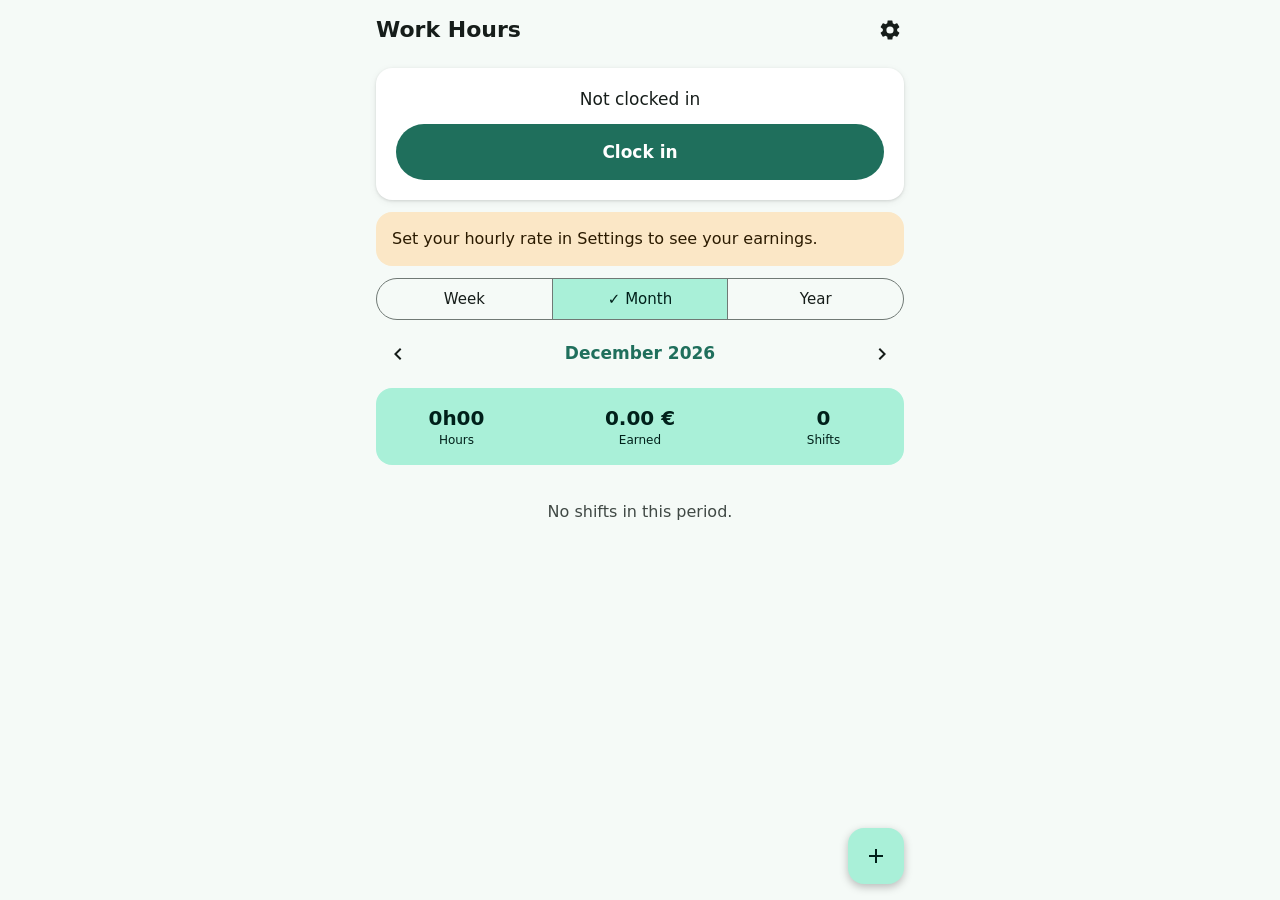
<file: index.html>
<!doctype html>
<!--
  Work Hours — web version (works on iPhone, Android and computers).
  Files:  index.html (layout) · style.css (look) · i18n.js (translations) · model.js (data)
          csv.js (import/export) · app.js (screens + buttons) · sw.js (offline support)
          manifest.webmanifest (install info) · aide.html (French user guide)
  Texts: elements marked data-i18n="key" get their text from i18n.js in the chosen language.
-->
<html lang="en">
<head>
  <meta charset="utf-8">
  <meta name="viewport" content="width=device-width, initial-scale=1, viewport-fit=cover">
  <title>Work Hours</title>
  <meta name="description" content="Track your work shifts, hours and earnings.">
  <meta name="theme-color" content="#F5FAF7" media="(prefers-color-scheme: light)">
  <meta name="theme-color" content="#0E1512" media="(prefers-color-scheme: dark)">
  <!-- iPhone "Add to Home Screen": open full screen, with this name and icon -->
  <meta name="apple-mobile-web-app-capable" content="yes">
  <meta name="mobile-web-app-capable" content="yes">
  <meta name="apple-mobile-web-app-title" content="Work Hours">
  <meta name="apple-mobile-web-app-status-bar-style" content="default">
  <link rel="apple-touch-icon" href="icons/icon-180.png">
  <link rel="icon" href="icons/icon.svg" type="image/svg+xml">
  <link rel="manifest" href="manifest.webmanifest">
  <link rel="stylesheet" href="style.css">
</head>
<body>

<!-- ============================== HOME SCREEN ============================== -->
<div id="home" class="view">
  <header class="topbar">
    <h1>Work Hours</h1>
    <button class="icon-btn" id="openSettings" data-i18n-aria="settings">
      <svg viewBox="0 0 24 24" aria-hidden="true"><path d="M19.14 12.94c.04-.3.06-.61.06-.94 0-.32-.02-.64-.07-.94l2.03-1.58a.49.49 0 0 0 .12-.61l-1.92-3.32a.49.49 0 0 0-.59-.22l-2.39.96c-.5-.38-1.03-.7-1.62-.94l-.36-2.54a.48.48 0 0 0-.48-.41h-3.84c-.24 0-.43.17-.47.41l-.36 2.54c-.59.24-1.13.57-1.62.94l-2.39-.96a.49.49 0 0 0-.59.22L2.74 8.87c-.12.21-.08.47.12.61l2.03 1.58c-.05.3-.09.63-.09.94s.02.64.07.94l-2.03 1.58a.49.49 0 0 0-.12.61l1.92 3.32c.12.22.37.29.59.22l2.39-.96c.5.38 1.03.7 1.62.94l.36 2.54c.05.24.24.41.48.41h3.84c.24 0 .44-.17.47-.41l.36-2.54c.59-.24 1.13-.56 1.62-.94l2.39.96c.22.08.47 0 .59-.22l1.92-3.32a.49.49 0 0 0-.12-.61l-2.01-1.58zM12 15.6A3.6 3.6 0 1 1 12 8.4a3.6 3.6 0 0 1 0 7.2z"/></svg>
    </button>
  </header>

  <div class="content">
    <!-- iPhone only, until dismissed: how to install -->
    <div id="installTip" class="card tip" hidden>
      <p data-i18n-html="installTip"></p>
      <button class="icon-btn small" id="dismissTip" data-i18n-aria="dismiss">✕</button>
    </div>

    <div id="storageWarning" class="card warning" data-i18n="storageWarning" hidden></div>

    <!-- Clock in / live timer / Clock out (filled by app.js) -->
    <section id="clockCard" class="card elevated clock"></section>

    <!-- Only shown while no hourly rate is set -->
    <button id="rateReminder" class="card reminder" data-i18n="rateReminder" hidden></button>

    <!-- Week | Month | Year -->
    <div class="segmented" role="group" data-i18n-aria="period">
      <button data-period="week" data-i18n="week"></button>
      <button data-period="month" data-i18n="month"></button>
      <button data-period="year" data-i18n="year"></button>
    </div>

    <!-- ◀ title ▶  (tap the title to jump back to today) -->
    <div class="period-nav">
      <button class="icon-btn" id="prevPeriod" data-i18n-aria="prev">
        <svg viewBox="0 0 24 24" aria-hidden="true"><path d="M15.41 7.41 14 6l-6 6 6 6 1.41-1.41L10.83 12z"/></svg>
      </button>
      <button class="period-title" id="periodTitle" data-i18n-title="backToToday"></button>
      <button class="icon-btn" id="nextPeriod" data-i18n-aria="next">
        <svg viewBox="0 0 24 24" aria-hidden="true"><path d="M10 6 8.59 7.41 13.17 12l-4.58 4.59L10 18l6-6z"/></svg>
      </button>
    </div>

    <!-- Totals for the selected period -->
    <section class="card summary">
      <div class="stat"><strong id="sumHours"></strong><span data-i18n="hours"></span></div>
      <div class="stat wide"><strong id="sumEarned"></strong><span data-i18n="earned"></span></div>
      <div class="stat"><strong id="sumCount"></strong><span data-i18n="shifts"></span></div>
    </section>

    <p id="emptyMsg" class="empty" data-i18n="noShifts" hidden></p>
    <ul id="shiftList" class="shift-list"></ul>
  </div>

  <button class="fab" id="addShift" data-i18n-aria="addShift">
    <svg viewBox="0 0 24 24" aria-hidden="true"><path d="M19 13h-6v6h-2v-6H5v-2h6V5h2v6h6v2z"/></svg>
  </button>
</div>

<!-- ============================== SETTINGS SCREEN ============================== -->
<div id="settings" class="view" hidden>
  <header class="topbar">
    <button class="icon-btn" id="closeSettings" data-i18n-aria="back">
      <svg viewBox="0 0 24 24" aria-hidden="true"><path d="M20 11H7.83l5.59-5.59L12 4l-8 8 8 8 1.41-1.41L7.83 13H20v-2z"/></svg>
    </button>
    <h1 data-i18n="settings"></h1>
  </header>

  <div class="content">
    <!-- Language (choices come from LANGUAGES in i18n.js) -->
    <label class="field"><span>🌐 <span data-i18n="language"></span></span>
      <select id="setLanguage"></select>
    </label>

    <hr>
    <h2 data-i18n="pay"></h2>
    <div class="row">
      <label class="field grow"><span data-i18n="hourlyRate"></span>
        <input id="setRate" inputmode="decimal" autocomplete="off" data-i18n-placeholder="ratePlaceholder">
      </label>
      <label class="field"><span data-i18n="currency"></span>
        <input id="setCurrency" maxlength="4" autocomplete="off">
      </label>
    </div>
    <p class="hint" data-i18n="rateHint"></p>
    <label class="field"><span data-i18n="defaultBreak"></span>
      <input id="setBreak" inputmode="numeric" autocomplete="off">
    </label>

    <hr>
    <h2 data-i18n="data"></h2>
    <p class="hint" data-i18n-html="dataPrivacy"></p>
    <p class="hint" data-i18n="importHelp"></p>
    <div class="row">
      <button class="btn filled" id="importBtn" data-i18n="importCsv"></button>
      <button class="btn outlined" id="exportBtn" data-i18n="exportCsv"></button>
    </div>
    <input type="file" id="importFile" accept=".csv,text/csv,text/plain" hidden>

    <hr>
    <a class="btn outlined" href="aide.html" data-i18n="guide"></a>

    <div class="card">
      <h3>Shyfter</h3>
      <p class="small" data-i18n="shyfter"></p>
    </div>
  </div>
</div>

<!-- ============================== ADD / EDIT SHIFT ============================== -->
<dialog id="shiftDialog" aria-labelledby="dlgTitle">
  <form id="shiftForm" novalidate>
    <!-- autofocus here so opening the dialog doesn't pop up the keyboard / date picker -->
    <h2 id="dlgTitle" tabindex="-1" autofocus></h2>
    <label class="field"><span data-i18n="date"></span><input type="date" id="fDate" required></label>
    <div class="row">
      <label class="field"><span data-i18n="start"></span><input type="time" id="fStart" required></label>
      <label class="field"><span id="fEndLabel"></span><input type="time" id="fEnd" required></label>
    </div>
    <div class="row">
      <label class="field"><span data-i18n="breakMin"></span><input id="fBreak" inputmode="numeric" autocomplete="off"></label>
      <label class="field"><span id="fRateLabel"></span><input id="fRate" inputmode="decimal" autocomplete="off"></label>
    </div>
    <label class="field"><span data-i18n="note"></span><input id="fNote" maxlength="200" autocomplete="off"></label>
    <p id="fPreview" class="preview"></p>
    <button type="button" class="btn text danger" id="fDelete"></button>
    <div class="dialog-actions">
      <button type="button" class="btn text" id="fCancel" data-i18n="cancel"></button>
      <button type="submit" class="btn text" id="fSave" data-i18n="save"></button>
    </div>
  </form>
</dialog>

<div id="toast" role="status" aria-live="polite" hidden></div>

<script src="i18n.js"></script>
<script src="model.js"></script>
<script src="csv.js"></script>
<script src="app.js"></script>
</body>
</html>
</file>
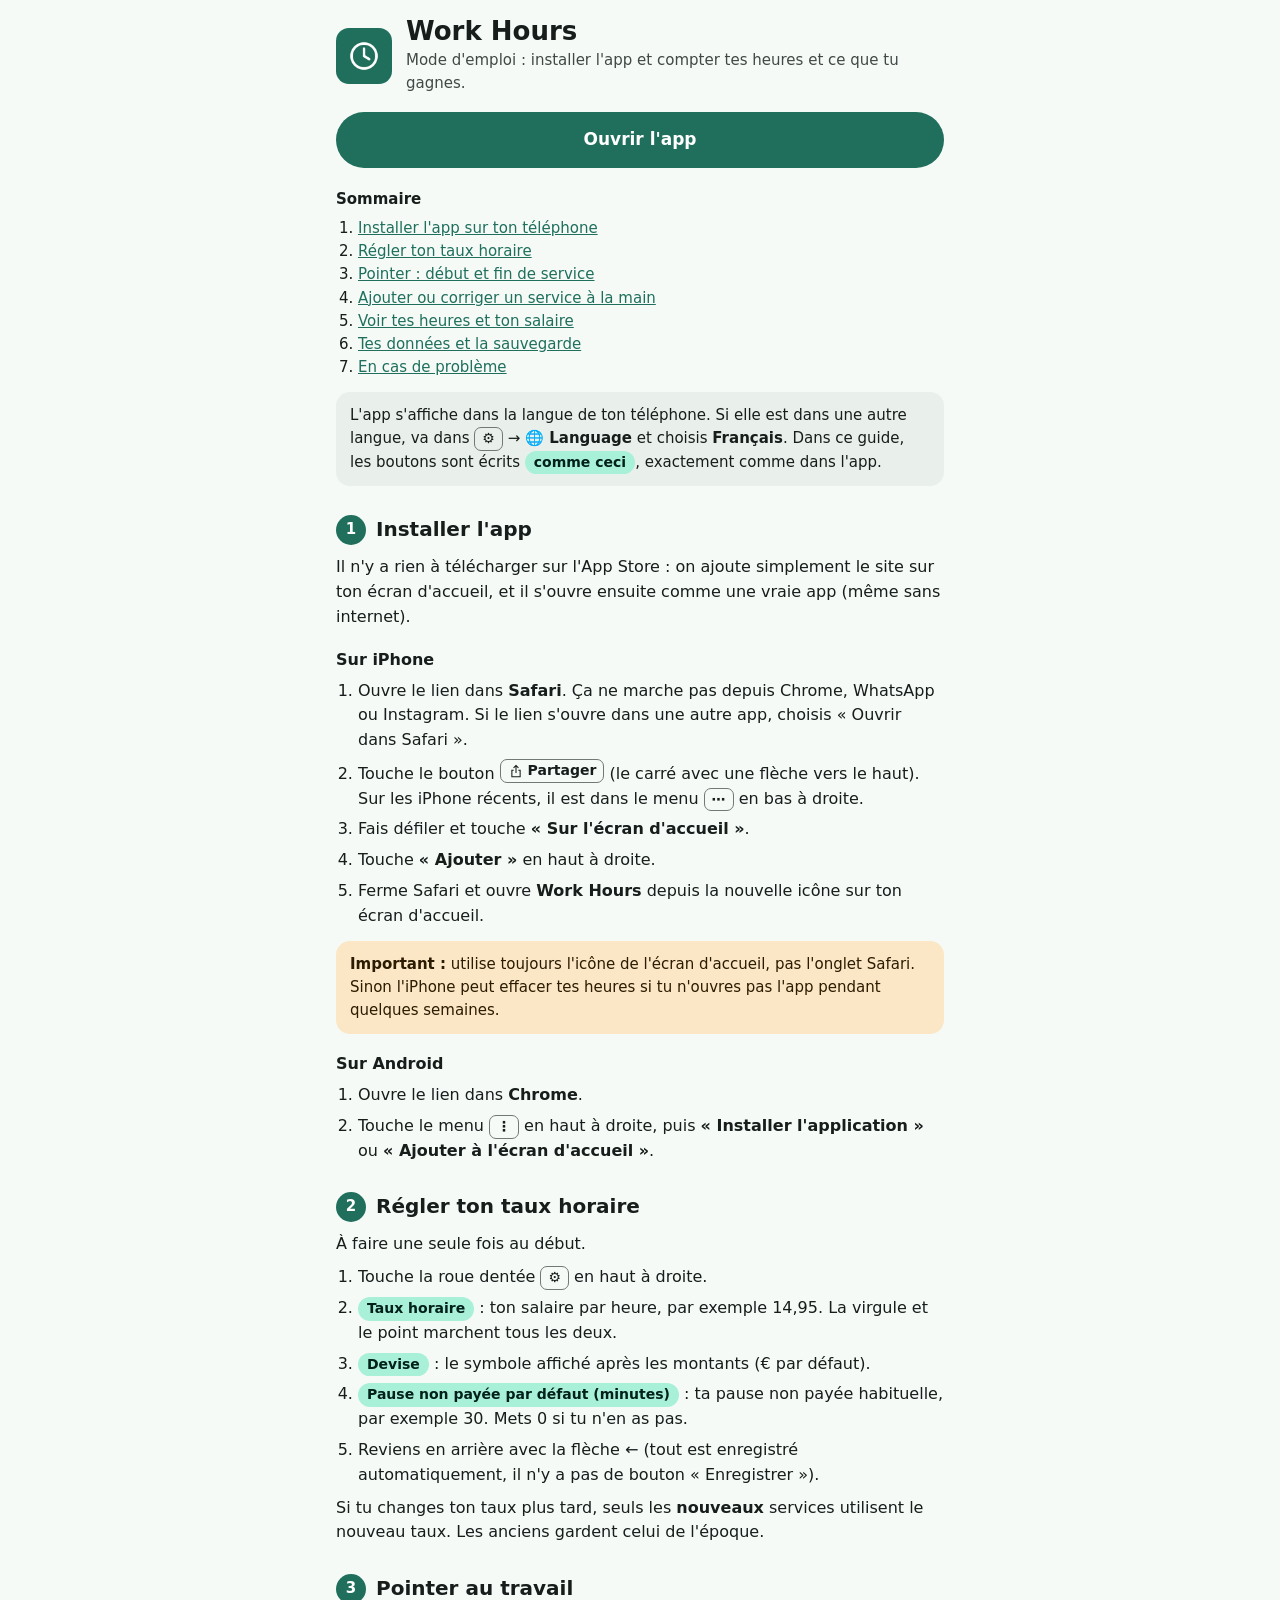
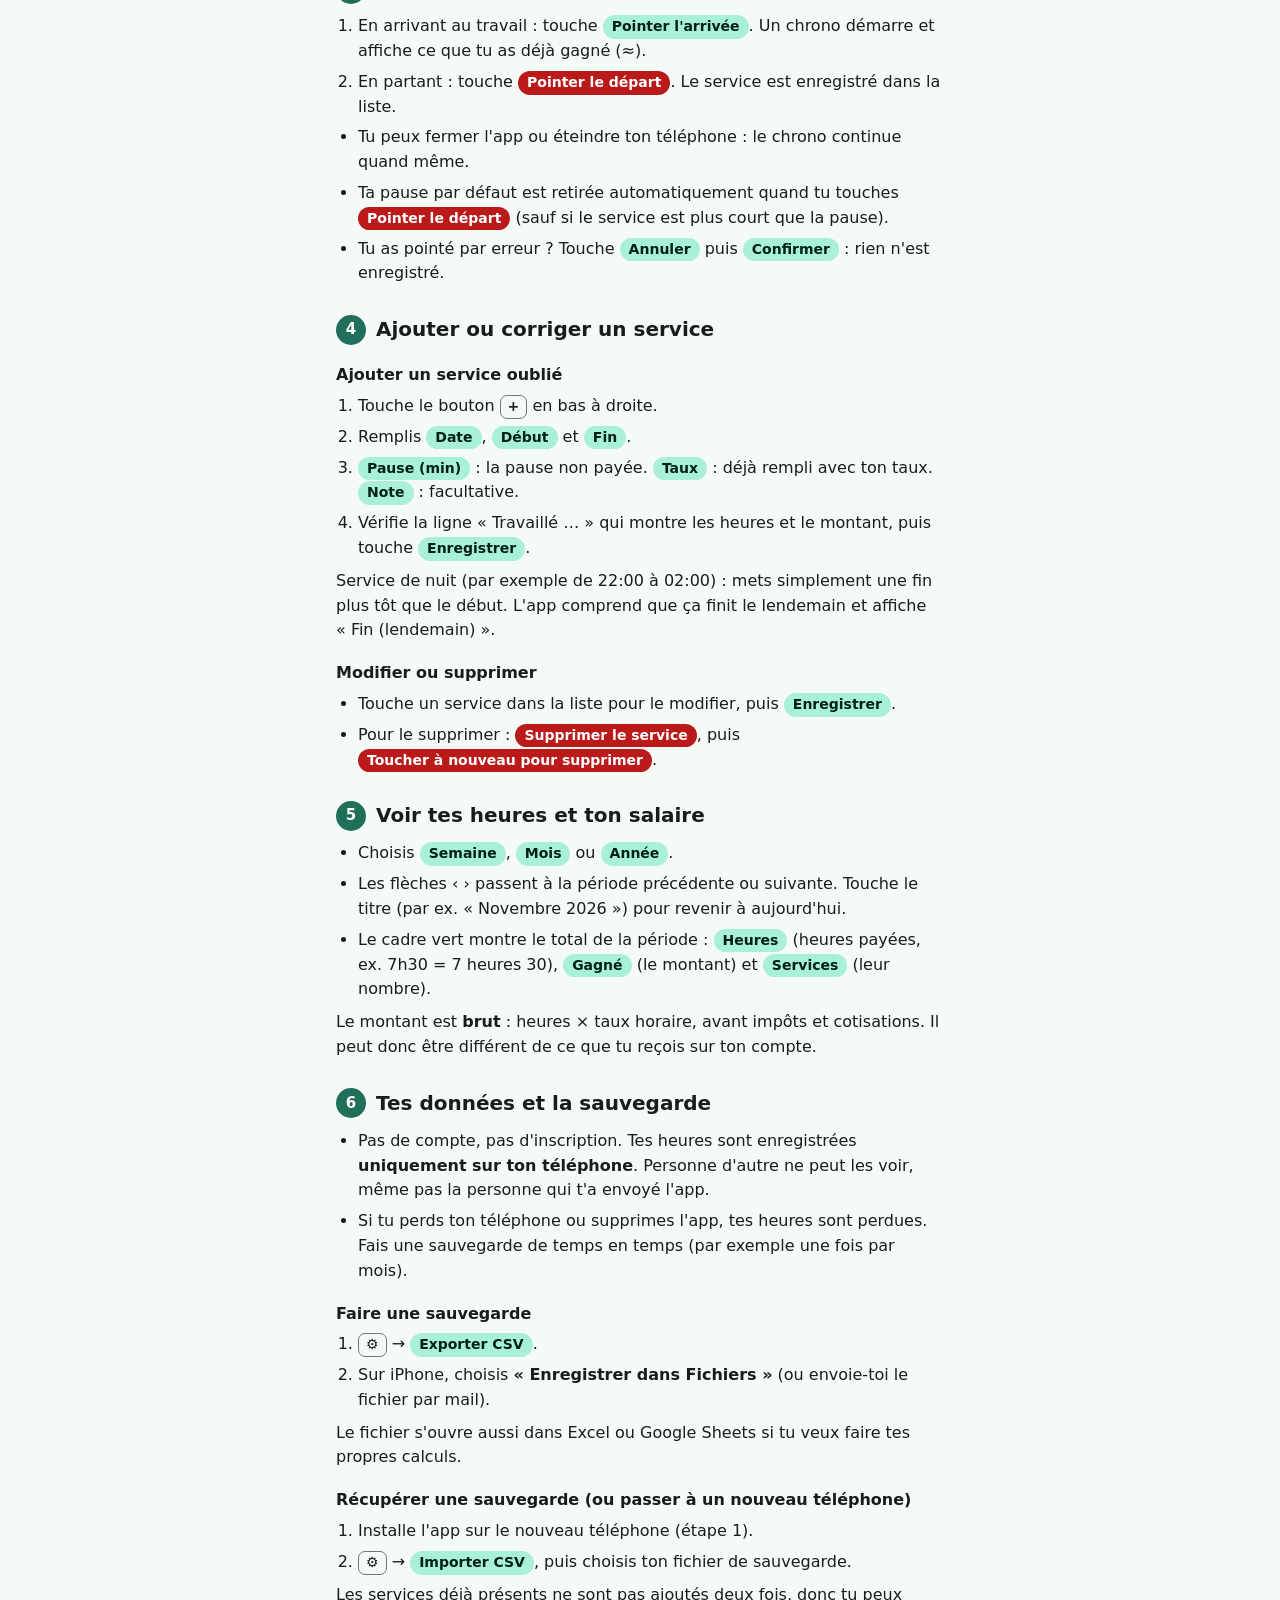
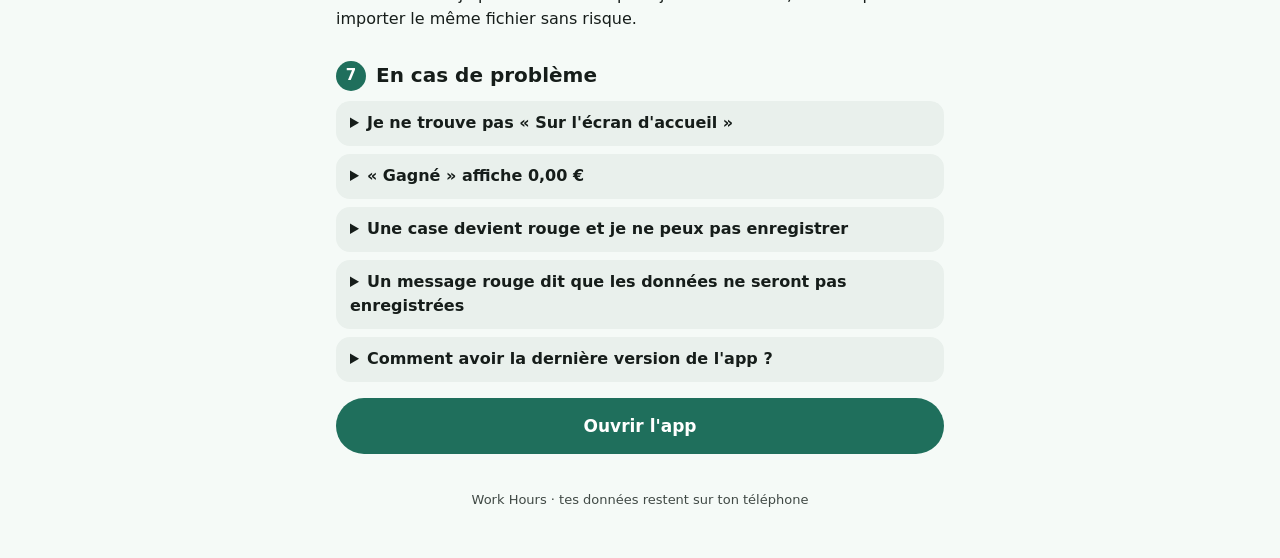
<file: aide.html>
<!doctype html>
<!-- aide.html — mode d'emploi en français (lien dans Réglages de l'app). -->
<html lang="fr">
<head>
  <meta charset="utf-8">
  <meta name="viewport" content="width=device-width, initial-scale=1, viewport-fit=cover">
  <title>Work Hours — Mode d'emploi</title>
  <meta name="theme-color" content="#F5FAF7" media="(prefers-color-scheme: light)">
  <meta name="theme-color" content="#0E1512" media="(prefers-color-scheme: dark)">
  <link rel="icon" href="icons/icon.svg" type="image/svg+xml">
  <link rel="apple-touch-icon" href="icons/icon-180.png">
  <link rel="stylesheet" href="style.css">
  <style>
    .guide { max-width: 640px; margin: 0 auto; padding: calc(env(safe-area-inset-top) + 16px) max(16px, env(safe-area-inset-right)) calc(48px + env(safe-area-inset-bottom)) max(16px, env(safe-area-inset-left)); line-height: 1.55; }
    .hero { display: flex; align-items: center; gap: 14px; margin-bottom: 8px; }
    .hero img { width: 56px; height: 56px; border-radius: 13px; }
    .hero h1 { margin: 0; font-size: 26px; line-height: 1.2; }
    .hero p { margin: 2px 0 0; color: var(--muted); font-size: 15px; }
    .open-app { display: flex; width: 100%; margin: 16px 0 4px; text-decoration: none; }
    nav.toc { margin: 20px 0 8px; font-size: 15px; }
    nav.toc ol { margin: 6px 0 0; padding-left: 22px; }
    nav.toc a { color: var(--primary); }
    section { margin-top: 28px; scroll-margin-top: 16px; }
    h2 { display: flex; align-items: center; gap: 10px; margin: 0 0 10px; font-size: 20px; }
    h2 .n { flex: none; display: grid; place-items: center; width: 30px; height: 30px; border-radius: 50%; background: var(--primary); color: var(--on-primary); font-size: 15px; }
    h3 { margin: 18px 0 6px; font-size: 16px; }
    ol.steps, ul.points { margin: 0; padding-left: 22px; }
    ol.steps li, ul.points li { margin: 6px 0; }
    p { margin: 8px 0; }
    .chip { display: inline-block; padding: 1px 9px; border-radius: 999px; background: var(--primary-container); color: var(--on-primary-container); font-size: 14px; font-weight: 600; white-space: nowrap; }
    .chip.red { background: var(--error); color: var(--on-error); }
    .key { display: inline-flex; align-items: center; gap: 4px; padding: 0 7px; border: 1px solid var(--outline); border-radius: 7px; font-size: 14px; font-weight: 600; white-space: nowrap; }
    .key svg { width: 16px; height: 16px; }
    .box { margin: 12px 0; padding: 12px 14px; border-radius: 14px; background: var(--card); font-size: 15px; }
    .box.warn { background: var(--reminder); color: var(--on-reminder); }
    .box p:first-child { margin-top: 0; } .box p:last-child { margin-bottom: 0; }
    .ex { font-variant-numeric: tabular-nums; }
    details { margin: 8px 0; padding: 10px 14px; border-radius: 14px; background: var(--card); }
    summary { font-weight: 600; cursor: pointer; }
    details p { margin: 8px 0 2px; font-size: 15px; }
    footer { margin-top: 36px; color: var(--muted); font-size: 13px; text-align: center; }
  </style>
</head>
<body>
<main class="guide">

  <div class="hero">
    <img src="icons/icon-180.png" alt="">
    <div>
      <h1>Work Hours</h1>
      <p>Mode d'emploi&nbsp;: installer l'app et compter tes heures et ce que tu gagnes.</p>
    </div>
  </div>

  <a class="btn filled big open-app" href="./">Ouvrir l'app</a>

  <nav class="toc" aria-label="Sommaire">
    <b>Sommaire</b>
    <ol>
      <li><a href="#installer">Installer l'app sur ton téléphone</a></li>
      <li><a href="#reglages">Régler ton taux horaire</a></li>
      <li><a href="#pointer">Pointer&nbsp;: début et fin de service</a></li>
      <li><a href="#ajouter">Ajouter ou corriger un service à la main</a></li>
      <li><a href="#totaux">Voir tes heures et ton salaire</a></li>
      <li><a href="#donnees">Tes données et la sauvegarde</a></li>
      <li><a href="#problemes">En cas de problème</a></li>
    </ol>
  </nav>

  <div class="box">
    <p>L'app s'affiche dans la langue de ton téléphone. Si elle est dans une autre langue, va dans <span class="key">⚙</span> → <b>🌐 Language</b> et choisis <b>Français</b>. Dans ce guide, les boutons sont écrits <span class="chip">comme ceci</span>, exactement comme dans l'app.</p>
  </div>

  <!-- ============================================================ -->
  <section id="installer">
    <h2><span class="n">1</span>Installer l'app</h2>
    <p>Il n'y a rien à télécharger sur l'App Store&nbsp;: on ajoute simplement le site sur ton écran d'accueil, et il s'ouvre ensuite comme une vraie app (même sans internet).</p>

    <h3>Sur iPhone</h3>
    <ol class="steps">
      <li>Ouvre le lien dans <b>Safari</b>. Ça ne marche pas depuis Chrome, WhatsApp ou Instagram. Si le lien s'ouvre dans une autre app, choisis «&nbsp;Ouvrir dans Safari&nbsp;».</li>
      <li>Touche le bouton <span class="key"><svg viewBox="0 0 24 24" aria-hidden="true"><path d="M12 2.5 7.8 6.7l1.1 1.1 2.3-2.3V15h1.6V5.5l2.3 2.3 1.1-1.1L12 2.5zM5 10v11.5h14V10h-3.5v1.6h1.9v8.3H6.6v-8.3h1.9V10H5z"/></svg>Partager</span> (le carré avec une flèche vers le haut).
        Sur les iPhone récents, il est dans le menu <span class="key">⋯</span> en bas à droite.</li>
      <li>Fais défiler et touche <b>«&nbsp;Sur l'écran d'accueil&nbsp;»</b>.</li>
      <li>Touche <b>«&nbsp;Ajouter&nbsp;»</b> en haut à droite.</li>
      <li>Ferme Safari et ouvre <b>Work Hours</b> depuis la nouvelle icône sur ton écran d'accueil.</li>
    </ol>
    <div class="box warn">
      <p><b>Important :</b> utilise toujours l'icône de l'écran d'accueil, pas l'onglet Safari. Sinon l'iPhone peut effacer tes heures si tu n'ouvres pas l'app pendant quelques semaines.</p>
    </div>

    <h3>Sur Android</h3>
    <ol class="steps">
      <li>Ouvre le lien dans <b>Chrome</b>.</li>
      <li>Touche le menu <span class="key">⋮</span> en haut à droite, puis <b>«&nbsp;Installer l'application&nbsp;»</b> ou <b>«&nbsp;Ajouter à l'écran d'accueil&nbsp;»</b>.</li>
    </ol>
  </section>

  <!-- ============================================================ -->
  <section id="reglages">
    <h2><span class="n">2</span>Régler ton taux horaire</h2>
    <p>À faire une seule fois au début.</p>
    <ol class="steps">
      <li>Touche la roue dentée <span class="key">⚙</span> en haut à droite.</li>
      <li><span class="chip">Taux horaire</span>&nbsp;: ton salaire par heure, par exemple <span class="ex">14,95</span>. La virgule et le point marchent tous les deux.</li>
      <li><span class="chip">Devise</span>&nbsp;: le symbole affiché après les montants (<span class="ex">€</span> par défaut).</li>
      <li><span class="chip">Pause non payée par défaut (minutes)</span>&nbsp;: ta pause non payée habituelle, par exemple <span class="ex">30</span>. Mets <span class="ex">0</span> si tu n'en as pas.</li>
      <li>Reviens en arrière avec la flèche ← (tout est enregistré automatiquement, il n'y a pas de bouton «&nbsp;Enregistrer&nbsp;»).</li>
    </ol>
    <p>Si tu changes ton taux plus tard, seuls les <b>nouveaux</b> services utilisent le nouveau taux. Les anciens gardent celui de l'époque.</p>
  </section>

  <!-- ============================================================ -->
  <section id="pointer">
    <h2><span class="n">3</span>Pointer au travail</h2>
    <ol class="steps">
      <li>En arrivant au travail&nbsp;: touche <span class="chip">Pointer l'arrivée</span>. Un chrono démarre et affiche ce que tu as déjà gagné (≈).</li>
      <li>En partant&nbsp;: touche <span class="chip red">Pointer le départ</span>. Le service est enregistré dans la liste.</li>
    </ol>
    <ul class="points">
      <li>Tu peux fermer l'app ou éteindre ton téléphone&nbsp;: le chrono continue quand même.</li>
      <li>Ta pause par défaut est retirée automatiquement quand tu touches <span class="chip red">Pointer le départ</span> (sauf si le service est plus court que la pause).</li>
      <li>Tu as pointé par erreur ? Touche <span class="chip">Annuler</span> puis <span class="chip">Confirmer</span>&nbsp;: rien n'est enregistré.</li>
    </ul>
  </section>

  <!-- ============================================================ -->
  <section id="ajouter">
    <h2><span class="n">4</span>Ajouter ou corriger un service</h2>
    <h3>Ajouter un service oublié</h3>
    <ol class="steps">
      <li>Touche le bouton <span class="key">+</span> en bas à droite.</li>
      <li>Remplis <span class="chip">Date</span>, <span class="chip">Début</span> et <span class="chip">Fin</span>.</li>
      <li><span class="chip">Pause (min)</span>&nbsp;: la pause non payée. <span class="chip">Taux</span>&nbsp;: déjà rempli avec ton taux. <span class="chip">Note</span>&nbsp;: facultative.</li>
      <li>Vérifie la ligne «&nbsp;Travaillé …&nbsp;» qui montre les heures et le montant, puis touche <span class="chip">Enregistrer</span>.</li>
    </ol>
    <p>Service de nuit (par exemple de 22:00 à 02:00)&nbsp;: mets simplement une fin plus tôt que le début. L'app comprend que ça finit le lendemain et affiche «&nbsp;Fin (lendemain)&nbsp;».</p>

    <h3>Modifier ou supprimer</h3>
    <ul class="points">
      <li>Touche un service dans la liste pour le modifier, puis <span class="chip">Enregistrer</span>.</li>
      <li>Pour le supprimer&nbsp;: <span class="chip red">Supprimer le service</span>, puis <span class="chip red">Toucher à nouveau pour supprimer</span>.</li>
    </ul>
  </section>

  <!-- ============================================================ -->
  <section id="totaux">
    <h2><span class="n">5</span>Voir tes heures et ton salaire</h2>
    <ul class="points">
      <li>Choisis <span class="chip">Semaine</span>, <span class="chip">Mois</span> ou <span class="chip">Année</span>.</li>
      <li>Les flèches ‹ › passent à la période précédente ou suivante. Touche le titre (par ex. «&nbsp;Novembre 2026&nbsp;») pour revenir à aujourd'hui.</li>
      <li>Le cadre vert montre le total de la période&nbsp;: <span class="chip">Heures</span> (heures payées, ex. <span class="ex">7h30</span> = 7 heures 30), <span class="chip">Gagné</span> (le montant) et <span class="chip">Services</span> (leur nombre).</li>
    </ul>
    <p>Le montant est <b>brut</b>&nbsp;: heures × taux horaire, avant impôts et cotisations. Il peut donc être différent de ce que tu reçois sur ton compte.</p>
  </section>

  <!-- ============================================================ -->
  <section id="donnees">
    <h2><span class="n">6</span>Tes données et la sauvegarde</h2>
    <ul class="points">
      <li>Pas de compte, pas d'inscription. Tes heures sont enregistrées <b>uniquement sur ton téléphone</b>. Personne d'autre ne peut les voir, même pas la personne qui t'a envoyé l'app.</li>
      <li>Si tu perds ton téléphone ou supprimes l'app, tes heures sont perdues. Fais une sauvegarde de temps en temps (par exemple une fois par mois).</li>
    </ul>

    <h3>Faire une sauvegarde</h3>
    <ol class="steps">
      <li><span class="key">⚙</span> → <span class="chip">Exporter CSV</span>.</li>
      <li>Sur iPhone, choisis <b>«&nbsp;Enregistrer dans Fichiers&nbsp;»</b> (ou envoie-toi le fichier par mail).</li>
    </ol>
    <p>Le fichier s'ouvre aussi dans Excel ou Google Sheets si tu veux faire tes propres calculs.</p>

    <h3>Récupérer une sauvegarde (ou passer à un nouveau téléphone)</h3>
    <ol class="steps">
      <li>Installe l'app sur le nouveau téléphone (étape 1).</li>
      <li><span class="key">⚙</span> → <span class="chip">Importer CSV</span>, puis choisis ton fichier de sauvegarde.</li>
    </ol>
    <p>Les services déjà présents ne sont pas ajoutés deux fois, donc tu peux importer le même fichier sans risque.</p>
  </section>

  <!-- ============================================================ -->
  <section id="problemes">
    <h2><span class="n">7</span>En cas de problème</h2>
    <details>
      <summary>Je ne trouve pas «&nbsp;Sur l'écran d'accueil&nbsp;»</summary>
      <p>Tu n'es sûrement pas dans Safari (par exemple le lien s'est ouvert dans WhatsApp ou Chrome). Copie le lien, colle-le dans Safari et recommence l'étape 1.</p>
    </details>
    <details>
      <summary>«&nbsp;Gagné&nbsp;» affiche 0,00 €</summary>
      <p>Ton taux horaire n'est pas réglé (voir l'étape 2). Pour les services déjà enregistrés avec un taux de 0, touche chaque service et corrige le champ <span class="chip">Taux</span>.</p>
    </details>
    <details>
      <summary>Une case devient rouge et je ne peux pas enregistrer</summary>
      <p>Le taux horaire contient autre chose qu'un nombre. Écris par exemple <span class="ex">14,95</span>, sans le symbole €.</p>
    </details>
    <details>
      <summary>Un message rouge dit que les données ne seront pas enregistrées</summary>
      <p>Le navigateur bloque l'enregistrement, souvent à cause de la navigation privée. Ouvre le lien dans un onglet normal, puis installe l'app (étape 1).</p>
    </details>
    <details>
      <summary>Comment avoir la dernière version de l'app ?</summary>
      <p>Rien à faire&nbsp;: elle se met à jour toute seule. Si une nouveauté n'apparaît pas, ferme complètement l'app et rouvre-la (parfois deux fois).</p>
    </details>
  </section>

  <a class="btn filled big open-app" href="./">Ouvrir l'app</a>

  <footer>Work Hours · tes données restent sur ton téléphone</footer>
</main>
</body>
</html>
</file>
<file: style.css>
/* ==================================================================================
   style.css — colours and layout. Light/dark follows the phone's setting.
   ► To change the app colour, edit --primary (and its dark-mode value below).
   ================================================================================== */

:root {
  color-scheme: light;
  --bg: #F5FAF7;
  --surface: #FFFFFF;
  --card: #E9F0EC;
  --text: #161D1A;
  --muted: #404945;
  --primary: #1F6F5C;
  --on-primary: #FFFFFF;
  --primary-container: #A9F0D8;
  --on-primary-container: #00201A;
  --reminder: #FBE7C6;
  --on-reminder: #2B1B00;
  --error: #BA1A1A;
  --on-error: #FFFFFF;
  --outline: #707975;
  --outline-variant: #C0C9C4;
  --shadow: 0 1px 3px rgba(0, 0, 0, .12), 0 2px 8px rgba(0, 0, 0, .06);
}

@media (prefers-color-scheme: dark) {
  :root {
    color-scheme: dark;
    --bg: #0E1512;
    --surface: #1A211E;
    --card: #222A27;
    --text: #DEE4E0;
    --muted: #BFC9C3;
    --primary: #7FD8BE;
    --on-primary: #00382D;
    --primary-container: #005141;
    --on-primary-container: #A9F0D8;
    --reminder: #4D3A12;
    --on-reminder: #FFDEA6;
    --error: #FFB4AB;
    --on-error: #690005;
    --outline: #89938E;
    --outline-variant: #404945;
    --shadow: 0 1px 3px rgba(0, 0, 0, .5);
  }
}

* { box-sizing: border-box; }
html { -webkit-text-size-adjust: 100%; }
body {
  margin: 0;
  background: var(--bg);
  color: var(--text);
  font: 16px/1.4 -apple-system, BlinkMacSystemFont, "Segoe UI", Roboto, system-ui, sans-serif;
  -webkit-tap-highlight-color: transparent;
}
[hidden] { display: none !important; }
button { font: inherit; color: inherit; background: none; border: 0; padding: 0; cursor: pointer; }
svg { fill: currentColor; }

/* ---------- Screen layout ---------- */
.view {
  max-width: 560px;
  margin: 0 auto;
  padding-bottom: calc(104px + env(safe-area-inset-bottom));
}
.topbar {
  position: sticky;
  top: 0;
  z-index: 5;
  display: flex;
  align-items: center;
  gap: 4px;
  padding: calc(env(safe-area-inset-top) + 8px) max(8px, env(safe-area-inset-right)) 8px max(8px, env(safe-area-inset-left));
  background: var(--bg);
}
.topbar h1 { flex: 1; margin: 0 8px; font-size: 22px; font-weight: 600; }
.content {
  display: flex;
  flex-direction: column;
  gap: 12px;
  padding: 8px max(16px, env(safe-area-inset-right)) 0 max(16px, env(safe-area-inset-left));
}
.content h2 { margin: 8px 0 0; font-size: 17px; font-weight: 600; }
.content h3 { margin: 0 0 6px; font-size: 15px; font-weight: 600; }
hr { width: 100%; margin: 4px 0; border: 0; border-top: 1px solid var(--outline-variant); }
.row { display: flex; gap: 12px; width: 100%; }
.row > * { flex: 1 1 0; min-width: 0; }
.row > .grow { flex-grow: 2; }
.muted { color: var(--muted); }
.small { font-size: 13px; margin: 0; }
.hint { margin: 0; font-size: 13px; color: var(--muted); }

/* ---------- Buttons ---------- */
.icon-btn { flex: none; display: grid; place-items: center; width: 44px; height: 44px; border-radius: 50%; }
.icon-btn svg { width: 24px; height: 24px; }
.icon-btn.small { width: 32px; height: 32px; font-size: 14px; }
.icon-btn:active { background: var(--card); }

.btn {
  display: inline-flex;
  align-items: center;
  justify-content: center;
  height: 44px;
  padding: 0 20px;
  border-radius: 999px;
  font-size: 15px;
  font-weight: 600;
  line-height: 1.2;
  text-align: center; /* long translations wrap onto two centred lines */
}
a.btn { text-decoration: none; }
.btn.big { width: 100%; height: 56px; padding: 0 12px; font-size: 17px; }
.btn.filled { background: var(--primary); color: var(--on-primary); }
.btn.outlined { border: 1px solid var(--outline); color: var(--primary); }
.btn.danger-filled { background: var(--error); color: var(--on-error); }
.btn.text { padding: 0 12px; color: var(--primary); }
.btn.text.danger { color: var(--error); }
.btn:disabled { opacity: .38; cursor: default; }
.btn:active:not(:disabled) { filter: brightness(.9); }

/* ---------- Cards ---------- */
.card { padding: 16px; border-radius: 16px; background: var(--card); }
.card.elevated { background: var(--surface); box-shadow: var(--shadow); }
.reminder { width: 100%; text-align: left; background: var(--reminder); color: var(--on-reminder); }
.warning { background: var(--error); color: var(--on-error); }
.tip { display: flex; align-items: flex-start; gap: 8px; }
.tip p { flex: 1; margin: 0; font-size: 14px; }

/* Clock card */
.clock { display: flex; flex-direction: column; align-items: center; gap: 4px; padding: 20px; text-align: center; }
.clock-label { margin: 0 0 8px; font-size: 17px; font-weight: 500; }
.clock .clock-label.active { margin: 0; }
.timer {
  margin: 0;
  font: 500 44px/1.15 ui-monospace, "SF Mono", Menlo, Consolas, monospace;
  font-variant-numeric: tabular-nums;
}
.so-far { margin: 0; color: var(--muted); }
.clock .row { margin-top: 12px; }

/* Week | Month | Year */
.segmented { display: flex; overflow: hidden; border: 1px solid var(--outline); border-radius: 999px; }
.segmented button { flex: 1; height: 40px; font-size: 15px; font-weight: 500; }
.segmented button + button { border-left: 1px solid var(--outline); }
.segmented button[aria-pressed="true"] { background: var(--primary-container); color: var(--on-primary-container); }
.segmented button[aria-pressed="true"]::before { content: "✓ "; }

/* ◀ title ▶ */
.period-nav { display: flex; align-items: center; }
.period-title { flex: 1; height: 44px; border-radius: 999px; color: var(--primary); font-size: 17px; font-weight: 600; }
.period-title:active { background: var(--card); }

/* Totals */
.summary { display: flex; padding: 16px 4px; background: var(--primary-container); color: var(--on-primary-container); }
.stat { flex: 1; display: flex; flex-direction: column; align-items: center; min-width: 0; }
.stat.wide { flex: 1.4; }
.stat strong { max-width: 100%; overflow: hidden; font-size: 20px; font-weight: 650; white-space: nowrap; text-overflow: ellipsis; }
.stat span { font-size: 12px; font-weight: 500; }

/* Shift list */
.shift-list { display: flex; flex-direction: column; gap: 12px; margin: 0; padding: 0; list-style: none; }
.shift { display: flex; align-items: center; gap: 12px; width: 100%; text-align: left; }
.shift:active { filter: brightness(.96); }
.shift-main { flex: 1; display: flex; flex-direction: column; min-width: 0; }
.shift-side { display: flex; flex-direction: column; align-items: flex-end; }
.shift-main strong, .shift-side strong { font-size: 17px; font-weight: 600; }
.shift-main span { font-size: 15px; }
.shift-main .note { overflow: hidden; font-size: 13px; white-space: nowrap; text-overflow: ellipsis; }
.money { color: var(--primary); font-size: 15px; }
.empty { margin: 0; padding: 24px; color: var(--muted); text-align: center; }

/* + button, kept inside the 560px column on wide screens */
.fab {
  position: fixed;
  right: max(16px, env(safe-area-inset-right), calc((100vw - 560px) / 2 + 16px));
  bottom: calc(16px + env(safe-area-inset-bottom));
  display: grid;
  place-items: center;
  width: 56px;
  height: 56px;
  border-radius: 16px;
  background: var(--primary-container);
  color: var(--on-primary-container);
  box-shadow: 0 3px 8px rgba(0, 0, 0, .25);
}
.fab svg { width: 24px; height: 24px; }

/* ---------- Form fields ---------- */
.field { display: flex; flex-direction: column; gap: 4px; }
.field > span { font-size: 13px; font-weight: 500; color: var(--muted); }
.field input, .field select {
  display: block;
  width: 100%;
  height: 48px;
  padding: 0 12px;
  border: 1px solid var(--outline);
  border-radius: 10px;
  background: var(--surface);
  color: var(--text);
  font: inherit;
  font-size: 16px; /* 16px or more stops iPhone from zooming in when you tap a field */
  -webkit-appearance: none;
  appearance: none;
}
.field input:focus, .field select:focus { outline: 2px solid var(--primary); outline-offset: -2px; }
/* Drop-down arrow for the language menu (the default one is removed by appearance: none) */
.field select {
  padding-right: 40px;
  background-image: linear-gradient(45deg, transparent 50%, var(--muted) 50%), linear-gradient(135deg, var(--muted) 50%, transparent 50%);
  background-position: calc(100% - 22px) 21px, calc(100% - 16px) 21px;
  background-size: 6px 6px;
  background-repeat: no-repeat;
}
.field input.invalid { border-color: var(--error); outline-color: var(--error); }
input::-webkit-date-and-time-value { text-align: left; }

/* ---------- Add / Edit dialog ---------- */
dialog {
  width: min(100% - 32px, 440px);
  max-height: calc(100% - 48px);
  padding: 0;
  border: 0;
  border-radius: 28px;
  background: var(--surface);
  color: var(--text);
  box-shadow: 0 8px 32px rgba(0, 0, 0, .3);
}
dialog::backdrop { background: rgba(0, 0, 0, .4); }
dialog form { display: flex; flex-direction: column; gap: 12px; padding: 24px; }
dialog h2 { margin: 0 0 4px; font-size: 22px; font-weight: 500; outline: none; }
.preview { min-height: 1.4em; margin: 0; font-size: 15px; font-weight: 600; }
#fDelete { align-self: flex-start; margin-left: -12px; }
.dialog-actions { display: flex; justify-content: flex-end; gap: 8px; }

/* ---------- Small message at the bottom ---------- */
#toast {
  position: fixed;
  left: 50%;
  bottom: calc(88px + env(safe-area-inset-bottom));
  z-index: 100;
  max-width: calc(100% - 32px);
  padding: 12px 18px;
  border-radius: 12px;
  background: var(--text);
  color: var(--bg);
  font-size: 14px;
  box-shadow: var(--shadow);
  transform: translateX(-50%);
}
</file>
